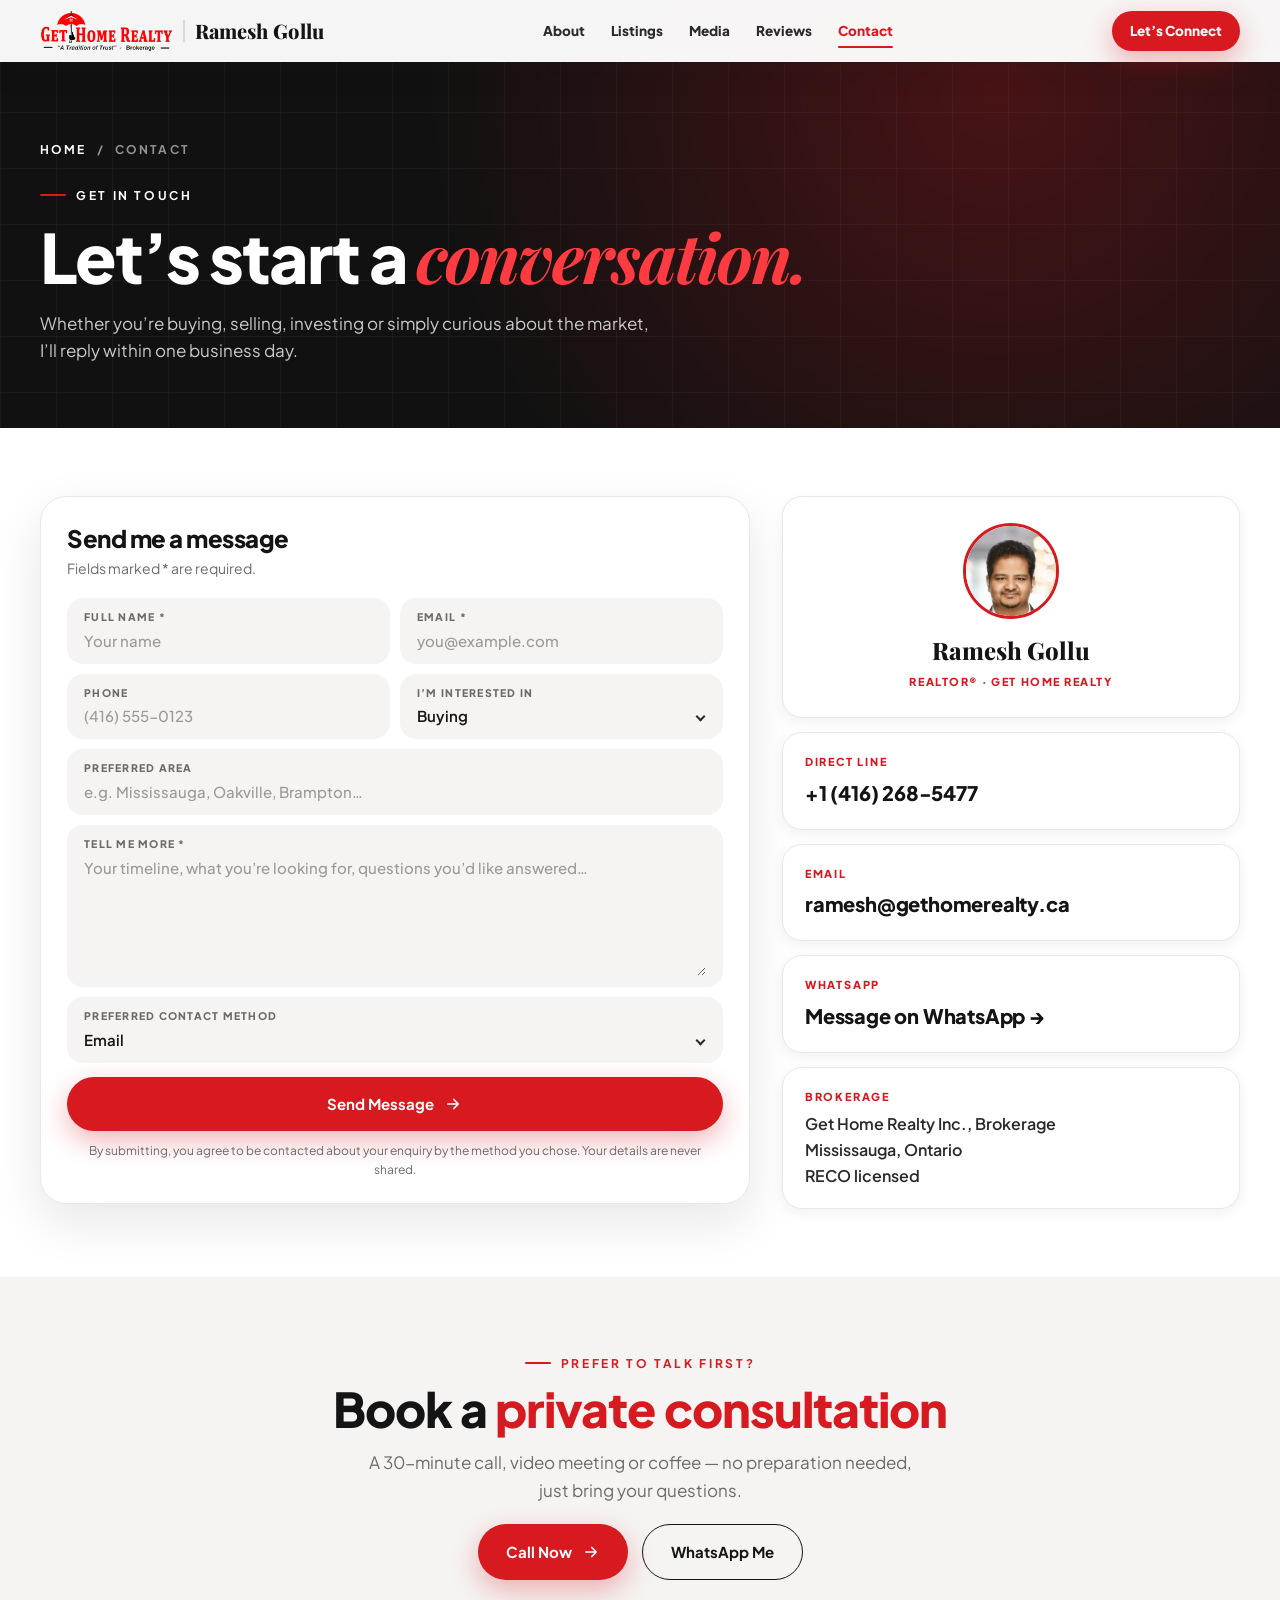
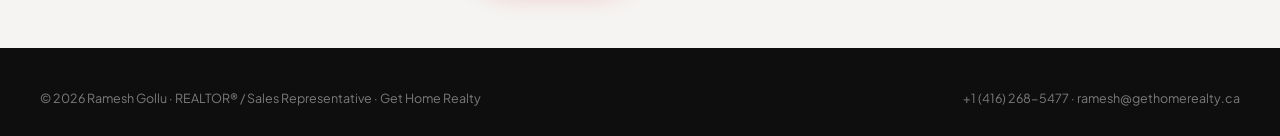
<file: contact.html>
<!doctype html>
<html lang="en">
<head>
  <meta charset="utf-8">
  <meta name="viewport" content="width=device-width, initial-scale=1">
  <title>Contact Ramesh Gollu | REALTOR® | Get Home Realty</title>
  <meta name="description" content="Contact Ramesh Gollu, REALTOR® with Get Home Realty, about buying, selling, renting or investing. Replies within one business day.">
  <link rel="canonical" href="https://www.example.com/contact.html">
  <meta name="theme-color" content="#d71920">
  <link rel="preconnect" href="https://fonts.googleapis.com">
  <link rel="preconnect" href="https://fonts.gstatic.com" crossorigin>
  <link href="https://fonts.googleapis.com/css2?family=Plus+Jakarta+Sans:wght@400;500;600;700;800&family=Playfair+Display:ital,wght@0,800;1,700&display=swap" rel="stylesheet">
  <link rel="stylesheet" href="css/styles.css">
</head>
<body>

<header class="nav-wrap">
  <nav class="nav is-scrolled" aria-label="Primary">
    <a href="index.html" class="brand" aria-label="Home">
      <img class="brand__logo" src="assets/logo.png" alt="Get Home Realty — A Tradition of Trust, Brokerage" width="1000" height="317">
      <span class="brand__text"><span class="brand__name" data-agent="name">Ramesh Gollu</span></span>
    </a>
    <ul class="nav__menu">
      <li><a href="index.html#about">About</a></li>
      <li><a href="listings.html">Listings</a></li>
      <li><a href="index.html#media">Media</a></li>
      <li><a href="index.html#reviews">Reviews</a></li>
      <li><a href="contact.html" class="is-active" aria-current="page">Contact</a></li>
    </ul>
    <a href="#contact-form" class="btn btn--red btn--sm">Let’s Connect</a>
    <button class="nav__toggle" aria-label="Open menu" aria-expanded="false"><svg viewBox="0 0 24 24" fill="none" stroke="currentColor" stroke-width="2.2" stroke-linecap="round"><path d="M4 7h16M4 12h16M4 17h10"/></svg></button>
    <div class="nav-cta-mobile"><a href="#contact-form" class="btn btn--red">Let’s Connect</a></div>
  </nav>
</header>

<main>
  <!-- ===== Intro band ===== -->
  <section class="contact-hero" aria-labelledby="contact-title">
    <div class="container">
      <nav class="crumbs" aria-label="Breadcrumb"><a href="index.html">Home</a><span aria-hidden="true">/</span><span aria-current="page">Contact</span></nav>
      <span class="eyebrow eyebrow--light">Get in touch</span>
      <h1 id="contact-title">Let’s start a <em>conversation.</em></h1>
      <p>Whether you’re buying, selling, investing or simply curious about the market, I’ll reply within one business day.</p>
    </div>
  </section>

  <!-- ===== Form + contact details ===== -->
  <section class="section contact-main">
    <div class="container contact-grid">

      <!-- Handled by Netlify Forms. Turn on email notifications in Netlify → Site → Forms → Notifications. -->
      <form class="lead-form contact-form" id="contact-form" name="contact-page" method="POST"
            action="/contact.html?sent=1#contact-form" data-netlify="true" netlify-honeypot="company" novalidate>
        <input type="hidden" name="form-name" value="contact-page">
        <p class="hp" aria-hidden="true"><label>Company <input name="company" tabindex="-1" autocomplete="off"></label></p>

        <h2 class="lead-form__title">Send me a message</h2>
        <p class="lead-form__sub">Fields marked * are required.</p>

        <div class="lead-form__grid">
          <div class="field">
            <label for="f-name">Full name *</label>
            <input id="f-name" name="name" type="text" autocomplete="name" required maxlength="120" placeholder="Your name">
          </div>
          <div class="field">
            <label for="f-email">Email *</label>
            <input id="f-email" name="email" type="email" autocomplete="email" required maxlength="254" placeholder="you@example.com">
          </div>
          <div class="field">
            <label for="f-phone">Phone</label>
            <input id="f-phone" name="phone" type="tel" autocomplete="tel" maxlength="25" placeholder="(416) 555-0123">
          </div>
          <div class="field field--select">
            <label for="f-interest">I’m interested in</label>
            <select id="f-interest" name="interest">
              <option>Buying</option>
              <option>Selling</option>
              <option>Buying &amp; selling</option>
              <option>Renting</option>
              <option>Home valuation</option>
              <option>Investment property</option>
              <option>Something else</option>
            </select>
          </div>
          <div class="field field--wide">
            <label for="f-area">Preferred area</label>
            <input id="f-area" name="area" type="text" maxlength="160" placeholder="e.g. Mississauga, Oakville, Brampton…">
          </div>
          <div class="field field--wide">
            <label for="f-message">Tell me more *</label>
            <textarea id="f-message" name="message" rows="5" required maxlength="3000" placeholder="Your timeline, what you’re looking for, questions you’d like answered…"></textarea>
          </div>
          <div class="field field--select field--wide">
            <label for="f-method">Preferred contact method</label>
            <select id="f-method" name="contact_method">
              <option>Email</option>
              <option>Phone call</option>
              <option>Text message</option>
              <option>WhatsApp</option>
            </select>
          </div>
        </div>

        <button type="submit" class="btn btn--red lead-form__submit">Send Message
          <svg viewBox="0 0 24 24" fill="none" stroke="currentColor" stroke-width="2.2" stroke-linecap="round" stroke-linejoin="round"><path d="M5 12h14M13 6l6 6-6 6"/></svg></button>
        <p class="lead-form__note">By submitting, you agree to be contacted about your enquiry by the method you chose. Your details are never shared.</p>
        <p class="lead-form__status" role="status" aria-live="polite"></p>
      </form>

      <aside class="contact-side" aria-label="Contact details">
        <div class="contact-card contact-card--agent">
          <img src="assets/agent-photo.jpg" alt="Ramesh Gollu" width="96" height="96" loading="lazy">
          <strong data-agent="name">Ramesh Gollu</strong>
          <span>REALTOR® · Get Home Realty</span>
        </div>
        <a class="contact-card" href="tel:+14162685477" data-agent-tel>
          <span class="contact-card__label">Direct line</span>
          <span class="contact-card__value" data-agent="phone">+1 (416) 268-5477</span>
        </a>
        <a class="contact-card" href="mailto:ramesh@gethomerealty.ca" data-agent-mail>
          <span class="contact-card__label">Email</span>
          <span class="contact-card__value" data-agent="email">ramesh@gethomerealty.ca</span>
        </a>
        <a class="contact-card" href="https://wa.me/14162685477" data-agent-wa target="_blank" rel="noopener">
          <span class="contact-card__label">WhatsApp</span>
          <span class="contact-card__value">Message on WhatsApp →</span>
        </a>
        <div class="contact-card">
          <span class="contact-card__label">Brokerage</span>
          <span class="contact-card__text">Get Home Realty Inc., Brokerage<br>Mississauga, Ontario<br>RECO licensed</span>
        </div>
      </aside>
    </div>
  </section>

  <!-- ===== Talk first ===== -->
  <section class="section section--gray contact-talk" aria-labelledby="talk-title">
    <div class="container">
      <span class="eyebrow">Prefer to talk first?</span>
      <h2 class="title" id="talk-title">Book a <em>private consultation</em></h2>
      <p class="lead">A 30-minute call, video meeting or coffee — no preparation needed, just bring your questions.</p>
      <!-- To add an online booking calendar later (e.g. Calendly), paste its embed code here. -->
      <div class="contact-talk__actions">
        <a href="tel:+14162685477" data-agent-tel class="btn btn--red">Call Now
          <svg viewBox="0 0 24 24" fill="none" stroke="currentColor" stroke-width="2.2" stroke-linecap="round" stroke-linejoin="round"><path d="M5 12h14M13 6l6 6-6 6"/></svg></a>
        <a href="https://wa.me/14162685477" data-agent-wa target="_blank" rel="noopener" class="btn btn--outline">WhatsApp Me</a>
      </div>
    </div>
  </section>
</main>

<footer class="footer">
  <div class="container footer__bottom" style="border:0;padding-top:0">
    <span>© <span data-year></span> <span data-agent="name">Ramesh Gollu</span> · REALTOR® / Sales Representative · Get Home Realty</span>
    <span><a href="tel:+14162685477" data-agent-tel data-agent="phone">+1 (416) 268-5477</a> · <a href="mailto:ramesh@gethomerealty.ca" data-agent-mail data-agent="email">ramesh@gethomerealty.ca</a></span>
  </div>
</footer>

<div class="mobile-bar" aria-label="Quick contact">
  <a href="tel:+14162685477" class="call" data-agent-tel><svg viewBox="0 0 24 24" fill="none" stroke="currentColor" stroke-width="2.2" stroke-linecap="round" stroke-linejoin="round"><path d="M22 16.9v3a2 2 0 0 1-2.2 2 19.8 19.8 0 0 1-8.6-3.1 19.5 19.5 0 0 1-6-6A19.8 19.8 0 0 1 2.1 4.2 2 2 0 0 1 4.1 2h3a2 2 0 0 1 2 1.7c.1.9.4 1.8.7 2.7a2 2 0 0 1-.5 2.1L8 9.8a16 16 0 0 0 6 6l1.3-1.3a2 2 0 0 1 2.1-.5c.9.3 1.8.6 2.7.7a2 2 0 0 1 1.7 2z"/></svg>Call</a>
  <a href="https://wa.me/14162685477" class="wa" data-agent-wa target="_blank" rel="noopener"><svg viewBox="0 0 24 24" fill="currentColor"><path d="M12 2a10 10 0 0 0-8.6 15.1L2 22l5-1.3A10 10 0 1 0 12 2z"/></svg>WhatsApp</a>
</div>

<script src="js/data.js" defer></script>
<script src="js/main.js" defer></script>
</body>
</html>
</file>
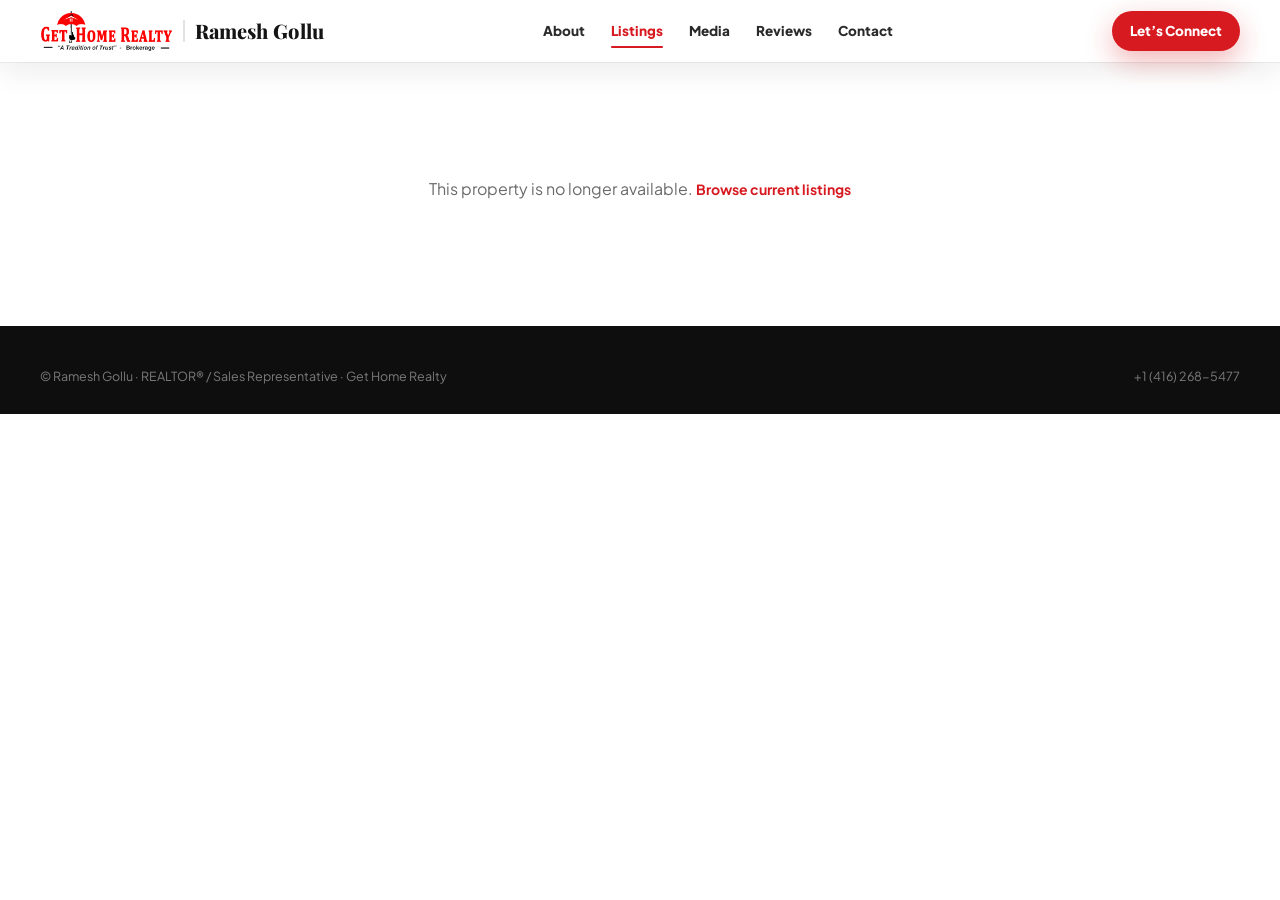
<file: property.html>
<!doctype html>
<html lang="en">
<head>
  <meta charset="utf-8">
  <meta name="viewport" content="width=device-width, initial-scale=1">
  <title>Property Details | Ramesh Gollu | Get Home Realty</title>
  <meta name="description" content="Property details, photos and showing requests with Ramesh Gollu, REALTOR® at Get Home Realty.">
  <meta name="theme-color" content="#d71920">
  <link rel="preconnect" href="https://images.unsplash.com">
  <link rel="preconnect" href="https://fonts.googleapis.com">
  <link rel="preconnect" href="https://fonts.gstatic.com" crossorigin>
  <link href="https://fonts.googleapis.com/css2?family=Plus+Jakarta+Sans:wght@400;500;600;700;800&family=Playfair+Display:ital,wght@0,800;1,700&display=swap" rel="stylesheet">
  <link rel="stylesheet" href="css/styles.css">
</head>
<body>

<header class="nav-wrap">
  <nav class="nav is-scrolled" aria-label="Primary">
    <a href="index.html" class="brand" aria-label="Home">
      <img class="brand__logo" src="assets/logo.png" alt="Get Home Realty — A Tradition of Trust, Brokerage" width="1000" height="317">
      <span class="brand__text"><span class="brand__name" data-agent="name">Ramesh Gollu</span></span>
    </a>
    <ul class="nav__menu">
      <li><a href="index.html#about">About</a></li>
      <li><a href="listings.html" class="is-active">Listings</a></li>
      <li><a href="index.html#media">Media</a></li>
      <li><a href="index.html#reviews">Reviews</a></li>
      <li><a href="contact.html">Contact</a></li>
    </ul>
    <a href="contact.html" class="btn btn--red btn--sm">Let’s Connect</a>
    <button class="nav__toggle" aria-label="Open menu" aria-expanded="false"><svg viewBox="0 0 24 24" fill="none" stroke="currentColor" stroke-width="2.2" stroke-linecap="round"><path d="M4 7h16M4 12h16M4 17h10"/></svg></button>
    <div class="nav-cta-mobile"><a href="contact.html" class="btn btn--red">Let’s Connect</a></div>
  </nav>
</header>

<main class="section" style="padding-top:120px">
  <div class="container" id="property">
    <p class="empty">Loading property…</p>
  </div>
</main>

<footer class="footer">
  <div class="container footer__bottom" style="border:0;padding-top:0">
    <span>© <span data-year></span> <span data-agent="name">Ramesh Gollu</span> · REALTOR® / Sales Representative · Get Home Realty</span>
    <span><a href="tel:+14162685477" data-agent-tel data-agent="phone">+1 (416) 268-5477</a></span>
  </div>
</footer>

<div class="mobile-bar" aria-label="Quick contact">
  <a href="tel:+14162685477" class="call" data-agent-tel><svg viewBox="0 0 24 24" fill="none" stroke="currentColor" stroke-width="2.2" stroke-linecap="round" stroke-linejoin="round"><path d="M22 16.9v3a2 2 0 0 1-2.2 2 19.8 19.8 0 0 1-8.6-3.1 19.5 19.5 0 0 1-6-6A19.8 19.8 0 0 1 2.1 4.2 2 2 0 0 1 4.1 2h3a2 2 0 0 1 2 1.7c.1.9.4 1.8.7 2.7a2 2 0 0 1-.5 2.1L8 9.8a16 16 0 0 0 6 6l1.3-1.3a2 2 0 0 1 2.1-.5c.9.3 1.8.6 2.7.7a2 2 0 0 1 1.7 2z"/></svg>Call</a>
  <a href="https://wa.me/14162685477" class="wa" data-agent-wa target="_blank" rel="noopener"><svg viewBox="0 0 24 24" fill="currentColor"><path d="M12 2a10 10 0 0 0-8.6 15.1L2 22l5-1.3A10 10 0 1 0 12 2z"/></svg>WhatsApp</a>
</div>

<!-- data.js renders this page; main.js runs after so agent details fill in -->
<script src="js/data.js" defer></script>
<script defer>
document.addEventListener("DOMContentLoaded", () => {
  const id = new URLSearchParams(location.search).get("id");
  const l = LISTINGS.find(x => x.id === id);
  const el = document.getElementById("property");
  if (!l) {
    el.innerHTML = '<p class="empty">This property is no longer available. <a href="listings.html" class="link-arrow" style="color:var(--red)">Browse current listings</a></p>';
    return;
  }
  document.title = `${l.address} | ${formatPrice(l)} | Get Home Realty`;
  document.querySelector('meta[name="description"]').content = `${l.beds} bed, ${l.baths} bath ${l.type.toLowerCase()} at ${l.address}. ${l.description.slice(0, 110)}…`;

  el.innerHTML = `
    <p class="breadcrumb"><a href="index.html">Home</a> / <a href="listings.html">Listings</a> / ${l.city}</p>
    <div class="gallery" style="margin-top:18px">
      ${l.imageUrls.map((u, i) => `<img src="${u}" alt="${l.address} photo ${i + 1}" ${i ? 'loading="lazy"' : 'fetchpriority="high"'} decoding="async">`).join("")}
    </div>
    <div class="detail">
      <article>
        <span class="eyebrow">${l.status} · ${l.type}</span>
        <h1 style="margin-top:12px">${l.address}</h1>
        <div class="detail__price">${formatPrice(l)}</div>
        <div class="detail__facts">
          <div><strong>${l.beds}</strong><span>Bedrooms</span></div>
          <div><strong>${l.baths}</strong><span>Bathrooms</span></div>
          <div><strong>${l.sqft.toLocaleString()}</strong><span>Sq. ft.</span></div>
          <div><strong>${l.type}</strong><span>Property type</span></div>
        </div>
        <h2 style="font-size:22px;margin-bottom:10px">About this home</h2>
        <p>${l.description}</p>
      </article>
      <aside class="sidebar">
        <div class="sidebar__agent">
          <img src="assets/agent-photo.jpg" alt="" width="62" height="62">
          <div><strong data-agent="name">Ramesh Gollu</strong><br><span style="color:var(--muted);font-size:13px">REALTOR® · Get Home Realty</span></div>
        </div>
        <form id="showing" novalidate>
          <input name="name" placeholder="Your name" required autocomplete="name">
          <input name="phone" type="tel" placeholder="Phone" required autocomplete="tel">
          <input name="email" type="email" placeholder="Email" autocomplete="email">
          <textarea name="msg" rows="3">I'd like to book a showing for ${l.address}.</textarea>
          <button class="btn btn--red" type="submit">Request a Showing</button>
          <a class="btn btn--outline" href="tel:+14162685477" data-agent-tel>Call Now</a>
        </form>
      </aside>
    </div>`;

  // Wire to your CRM / form handler. Falls back to email for now.
  document.getElementById("showing").addEventListener("submit", e => {
    e.preventDefault();
    const f = new FormData(e.target);
    const body = `Name: ${f.get("name")}\nPhone: ${f.get("phone")}\nEmail: ${f.get("email")}\n\n${f.get("msg")}`;
    location.href = `mailto:${AGENT.email}?subject=${encodeURIComponent("Showing request: " + l.address)}&body=${encodeURIComponent(body)}`;
  });

  // Load shared behaviour after content exists so agent fields fill in
  const s = document.createElement("script"); s.src = "js/main.js"; document.body.appendChild(s);
});
</script>
</body>
</html>
</file>
<file: css/styles.css>
/* =========================================================
   Get Home Realty — Individual Agent Site
   Palette: red / black / white / light gray
   ========================================================= */
:root {
  --red: #d71920;
  --red-dark: #b3121a;
  --red-soft: #fdecec;
  --ink: #141414;
  --charcoal: #2a2a2a;
  --muted: #6b6b6b;
  --line: #ebe8e4;
  --gray: #f5f4f2;
  --warm: #faf7f3;
  --white: #ffffff;
  --radius: 22px;
  --radius-sm: 14px;
  --shadow-sm: 0 4px 14px rgba(20, 20, 20, .06);
  --shadow: 0 18px 50px rgba(20, 20, 20, .10);
  --shadow-lg: 0 30px 80px rgba(20, 20, 20, .18);
  --ease: cubic-bezier(.2, .7, .2, 1);
  --container: 1200px;
  --font: "Plus Jakarta Sans", system-ui, -apple-system, "Segoe UI", Roboto, sans-serif;
  --font-display: "Playfair Display", Georgia, serif;
}

*, *::before, *::after { box-sizing: border-box; }
html { scroll-behavior: smooth; scroll-padding-top: 110px; }
body {
  margin: 0;
  font-family: var(--font);
  color: var(--ink);
  background: var(--white);
  line-height: 1.6;
  -webkit-font-smoothing: antialiased;
  overflow-x: hidden;
}
img { max-width: 100%; display: block; }
a { color: inherit; text-decoration: none; }
button { font: inherit; cursor: pointer; border: 0; background: none; color: inherit; }
:focus-visible { outline: 3px solid var(--red); outline-offset: 3px; border-radius: 8px; }

.container { width: min(var(--container), 100% - 40px); margin-inline: auto; }
.section { padding: 68px 0; }
.section--gray { background: var(--gray); }
.section--warm { background: var(--warm); }

.eyebrow {
  display: inline-flex; align-items: center; gap: 10px;
  font-size: 12px; font-weight: 700; letter-spacing: .22em; text-transform: uppercase;
  color: var(--red);
}
.eyebrow::before { content: ""; width: 26px; height: 2px; background: currentColor; border-radius: 2px; }
.eyebrow--light { color: #fff; }
.eyebrow--light::before { background: var(--red); }

h1, h2, h3 { margin: 0; line-height: 1.1; letter-spacing: -.02em; }
h2.title { font-size: clamp(32px, 4vw, 48px); font-weight: 800; margin: 10px 0 14px; }
h2.title em, h1 em { font-style: normal; color: var(--red); }
.lead { color: var(--muted); font-size: 17px; max-width: 46ch; margin: 0 0 20px; }

/* ---------- Buttons ---------- */
.btn {
  display: inline-flex; align-items: center; justify-content: center; gap: 10px;
  padding: 15px 28px; border-radius: 999px; font-weight: 700; font-size: 15px;
  transition: transform .3s var(--ease), box-shadow .3s var(--ease), background .3s, color .3s, border-color .3s;
  white-space: nowrap;
}
.btn svg { width: 18px; height: 18px; transition: transform .3s var(--ease); }
.btn:hover svg { transform: translateX(3px); }
.btn--red { background: var(--red); color: #fff; box-shadow: 0 10px 28px rgba(215, 25, 32, .32); }
.btn--red:hover { background: var(--red-dark); transform: translateY(-2px); box-shadow: 0 16px 36px rgba(215, 25, 32, .4); }
.btn--dark { background: var(--ink); color: #fff; }
.btn--dark:hover { background: #000; transform: translateY(-2px); }
.btn--outline { border: 1.5px solid var(--ink); color: var(--ink); background: transparent; }
.btn--outline:hover { background: var(--ink); color: #fff; transform: translateY(-2px); }
.btn--outline-light { border: 1.5px solid rgba(255,255,255,.6); color: #fff; }
.btn--outline-light:hover { background: #fff; color: var(--ink); transform: translateY(-2px); }
.btn--sm { padding: 9px 18px; font-size: 13.5px; font-weight: 800; }

.link-arrow {
  display: inline-flex; align-items: center; gap: 8px; font-weight: 700; font-size: 14px; color: var(--ink);
  transition: color .25s, gap .25s var(--ease);
}
.link-arrow svg { width: 16px; height: 16px; }
.link-arrow:hover { color: var(--red); gap: 12px; }

/* ---------- Navigation ---------- */
.nav-wrap { position: fixed; top: 0; left: 0; right: 0; z-index: 100; }
.nav {
  display: flex; align-items: center; justify-content: space-between; gap: 20px;
  padding: 10px max(16px, calc((100% - var(--container)) / 2));
  background: rgba(255, 255, 255, .96);
  backdrop-filter: blur(14px) saturate(160%);
  -webkit-backdrop-filter: blur(14px) saturate(160%);
  box-shadow: 0 1px 0 rgba(20, 20, 20, .06), 0 10px 30px rgba(20, 20, 20, .08);
  transition: background .35s, box-shadow .35s, padding .35s;
}
.brand { display: flex; align-items: center; gap: 10px; }
.brand__mark {
  width: 40px; height: 40px; border-radius: 12px; background: var(--red);
  display: grid; place-items: center; flex-shrink: 0;
}
.brand__mark svg { width: 22px; height: 22px; }
.brand__logo { height: 42px; width: auto; flex-shrink: 0; }
.brand__logo + .brand__text, .brand__logo + .brand__logo + .brand__text { padding-left: 10px; border-left: 2px solid rgba(20,20,20,.12); }
.footer .brand__logo { height: 64px; }
.footer .brand__logo + .brand__text { border-left-color: rgba(255,255,255,.18); }
.brand__text { line-height: 1.1; }
.brand__name { font-weight: 900; font-size: 14px; letter-spacing: -.01em; display: block; }
.nav .brand__name { font-family: var(--font-display); font-size: 20px; font-weight: 800; letter-spacing: .005em; color: var(--ink); white-space: nowrap; }
.brand__sub { font-size: 10px; font-weight: 800; letter-spacing: .16em; text-transform: uppercase; color: var(--red); }
.nav__menu { display: flex; gap: 26px; list-style: none; margin: 0; padding: 0; }
.nav__menu a {
  position: relative; display: block; padding: 8px 0; font-size: 13.5px; font-weight: 800; color: var(--charcoal);
  transition: color .25s;
}
.nav__menu a::after {
  content: ""; position: absolute; left: 0; right: 0; bottom: 2px; height: 2px; border-radius: 2px;
  background: var(--red); transform: scaleX(0); transition: transform .3s var(--ease);
}
.nav__menu a:hover { color: var(--ink); }
.nav__menu a:hover::after, .nav__menu a.is-active::after { transform: scaleX(1); }
.nav__menu a.is-active { color: var(--red); }
.brand__logo--light { display: none; }

/* Transparent header over the homepage hero; turns solid on scroll */
.nav-wrap--overlay .nav:not(.is-scrolled):not(.is-open) {
  background: transparent; box-shadow: none; backdrop-filter: none; -webkit-backdrop-filter: none;
  padding-block: 18px;
}
.nav-wrap--overlay .nav:not(.is-scrolled):not(.is-open) .brand__logo--dark { display: none; }
.nav-wrap--overlay .nav:not(.is-scrolled):not(.is-open) .brand__logo--light { display: block; }
.nav-wrap--overlay .nav:not(.is-scrolled):not(.is-open) .brand__logo + .brand__logo + .brand__text { border-left-color: rgba(255,255,255,.3); }
.nav-wrap--overlay .nav:not(.is-scrolled):not(.is-open) .brand__name { color: #fff; }
.nav-wrap--overlay .nav:not(.is-scrolled):not(.is-open) .nav__menu a { color: rgba(255,255,255,.9); }
.nav-wrap--overlay .nav:not(.is-scrolled):not(.is-open) .nav__menu a:hover,
.nav-wrap--overlay .nav:not(.is-scrolled):not(.is-open) .nav__menu a.is-active { color: #fff; }
.nav-wrap--overlay .nav:not(.is-scrolled):not(.is-open) > .btn--red {
  background: transparent; border: 1.5px solid rgba(255,255,255,.75); box-shadow: none;
}
.nav-wrap--overlay .nav:not(.is-scrolled):not(.is-open) > .btn--red:hover { background: #fff; color: var(--ink); }
.nav-wrap--overlay .nav:not(.is-scrolled):not(.is-open) .nav__toggle { background: rgba(255,255,255,.15); border: 1.5px solid rgba(255,255,255,.6); }
.nav__toggle { display: none; width: 38px; height: 38px; border-radius: 50%; background: var(--ink); color: #fff; place-items: center; }
.nav__toggle svg { width: 20px; height: 20px; }

/* ---------- Hero ---------- */
.hero {
  position: relative;  /* sized by its content, so there's no empty band under the header */
  display: flex; align-items: flex-end; color: var(--ink); isolation: isolate;
  overflow: hidden;
}
/* Light brand background (no photo): warm off-white, a soft red glow behind
   the agent and a faint dot pattern for texture */
.hero::before {
  content: ""; position: absolute; inset: 0; z-index: -1;
  background:
    radial-gradient(circle at 74% 58%, rgba(215, 25, 32, .16), transparent 42%),
    radial-gradient(circle at 12% 18%, rgba(215, 25, 32, .06), transparent 35%),
    radial-gradient(rgba(20, 20, 20, .07) 1px, transparent 1.4px) 0 0 / 22px 22px,
    linear-gradient(180deg, #fbf7f4 0%, #f4eee9 100%);
}
/* White rounded band the agent and search card overlap into */
.hero__curve {
  position: absolute; left: 0; right: 0; bottom: -1px; height: 150px; z-index: 0;
  background: var(--white); border-radius: 56px 56px 0 0;
}
.hero__inner {
  position: relative; z-index: 1;
  width: min(var(--container), 100% - 40px); margin-inline: auto;
  display: grid; grid-template-columns: minmax(0,1fr) minmax(0,1fr); align-items: end; gap: 40px;
  padding-top: clamp(104px, 14vh, 128px);  /* header (~62px) + breathing room */
}
.hero__agent { --agent-w: 440px; position: relative; align-self: end; display: flex; justify-content: center;
  margin-bottom: clamp(20px, 4vh, 40px); } /* same bottom line as the search card (.hero__content padding) */
.hero__agent::before {
  content: ""; position: absolute; bottom: 12%; left: 50%; translate: -50% 0;
  width: 80%; aspect-ratio: 1; border-radius: 50%;
  background: radial-gradient(circle, rgba(215,25,32,.35), rgba(215,25,32,0) 66%);
  z-index: -1;
}
.hero__agent img {
  width: min(var(--agent-w), 100%); height: auto; max-height: 62vh; object-fit: contain; object-position: bottom;
  /* Transparent cutout: only the person shows. A soft shadow lifts him off the
     background photo; the short fade softens where the portrait is cropped. */
  filter: drop-shadow(0 14px 22px rgba(0, 0, 0, .18));

}
.hero__badge {
  position: absolute; left: max(0px, calc(50% - var(--agent-w) / 2 - 36px)); bottom: 30%; color: var(--ink);
  background: #fff; border-radius: 12px; padding: 7px 12px 7px 7px; box-shadow: var(--shadow);
  display: flex; align-items: center; gap: 8px; animation: float 6s ease-in-out infinite;
}
.hero__badge strong { display: block; font-size: 15px; line-height: 1; }
.hero__badge span { font-size: 10px; color: var(--muted); font-weight: 600; }
.hero__badge .dot { width: 28px; height: 28px; border-radius: 8px; background: var(--red-soft); color: var(--red); display: grid; place-items: center; }
.hero__badge .dot svg { width: 15px; height: 15px; }
@keyframes float { 50% { transform: translateY(-10px); } }
.hero__name {
  position: absolute; bottom: 9%; left: 50%; translate: -50% 0; z-index: 2;
  background: #fff; color: var(--ink); text-align: center; white-space: nowrap;
  padding: 12px 26px 11px; border-radius: 16px; box-shadow: var(--shadow-lg);
  border-bottom: 4px solid var(--red);
}
.hero__name strong { display: block; font-family: var(--font-display); font-weight: 800; font-size: 26px; line-height: 1.1; letter-spacing: .005em; }
.hero__name span { display: block; margin-top: 4px; font-size: 11px; font-weight: 800; letter-spacing: .16em; text-transform: uppercase; color: var(--red); }

.hero__content { padding-bottom: clamp(20px, 4vh, 40px); order: -1; }  /* text left, photo right on desktop */
.hero__kicker { font-size: 13px; font-weight: 800; letter-spacing: .3em; color: var(--charcoal); margin-bottom: clamp(10px, 2vh, 18px); }
.hero__kicker b { color: var(--red); }
.hero h1 { font-size: clamp(36px, min(5.2vw, 7.4vh), 70px); font-weight: 800; letter-spacing: -.035em; line-height: 1.03; }
.hero h1 em { font-family: var(--font-display); font-style: italic; font-weight: 700; color: var(--red); }
.hero__text { font-size: 17.5px; color: var(--muted); max-width: 44ch; margin: clamp(12px, 2vh, 20px) 0 clamp(16px, 3vh, 30px); }
.hero__actions { display: flex; flex-wrap: wrap; gap: 14px; margin-bottom: clamp(18px, 3.5vh, 40px); }

/* ---------- Search card (sits in the hero, straddling the white band) ---------- */
.search {
  position: relative; color: var(--ink);
  background: #fff; border-radius: 26px; box-shadow: var(--shadow-lg);
  padding: 14px; border: 1px solid var(--line);
}
.search__tabs { display: inline-flex; gap: 4px; background: var(--gray); border-radius: 999px; padding: 5px; margin: 4px 0 12px 4px; }
.search__tab {
  padding: 8px 22px; border-radius: 999px; font-size: 14px; font-weight: 700; color: var(--muted);
  transition: background .25s, color .25s, box-shadow .25s;
}
.search__tab[aria-selected="true"] { background: var(--red); color: #fff; box-shadow: 0 6px 16px rgba(215,25,32,.3); }
.search__form { display: grid; grid-template-columns: 1fr 1fr 1.3fr; gap: 10px; }
.search__form .field--wide { grid-column: 1 / -1; }
.field {
  position: relative; display: flex; flex-direction: column; justify-content: center;
  background: var(--gray); border-radius: 16px; padding: 10px 16px; border: 1.5px solid transparent;
  transition: border-color .25s, background .25s;
}
.field:focus-within { border-color: var(--red); background: #fff; }
.field label { font-size: 10.5px; font-weight: 800; letter-spacing: .12em; text-transform: uppercase; color: var(--muted); }
.field input, .field select {
  border: 0; background: transparent; font: inherit; font-size: 15px; font-weight: 600; color: var(--ink);
  padding: 3px 0 0; outline: none; width: 100%; appearance: none; -webkit-appearance: none;
}
.field select { cursor: pointer; padding-right: 20px; }
.field--select::after {
  content: ""; position: absolute; right: 18px; bottom: 18px; width: 7px; height: 7px;
  border-right: 2px solid var(--charcoal); border-bottom: 2px solid var(--charcoal); transform: rotate(45deg);
  pointer-events: none;
}
.search__submit { border-radius: 16px; }
.search__note { font-size: 12px; color: var(--muted); margin: 10px 6px 2px; }

/* ---------- About + Options ---------- */
.about { display: grid; grid-template-columns: .85fr 1.6fr; gap: 40px; align-items: center; }
.about__stats { display: flex; gap: 30px; margin: 0 0 22px; padding: 0; list-style: none; }
.about__stats strong { display: block; font-size: 30px; font-weight: 800; letter-spacing: -.02em; }
.about__stats strong span { color: var(--red); }
.about__stats li { font-size: 13px; color: var(--muted); font-weight: 600; }
.cards-3 { display: grid; grid-template-columns: repeat(3, 1fr); gap: 20px; }

.card {
  background: #fff; border-radius: var(--radius); overflow: hidden; box-shadow: var(--shadow-sm);
  border: 1px solid var(--line); display: flex; flex-direction: column;
  transition: transform .45s var(--ease), box-shadow .45s var(--ease);
}
.card:hover { transform: translateY(-8px); box-shadow: var(--shadow); }
.card__media { position: relative; aspect-ratio: 4 / 3; overflow: hidden; background: var(--gray); }
.card__media img { width: 100%; height: 100%; object-fit: cover; transition: transform .8s var(--ease); }
.card:hover .card__media img { transform: scale(1.07); }
.card__body { padding: 22px 22px 24px; display: flex; flex-direction: column; flex: 1; }
.card__icon { width: 42px; height: 42px; border-radius: 13px; background: var(--red-soft); color: var(--red); display: grid; place-items: center; margin: -45px 0 14px; position: relative; border: 4px solid #fff; box-sizing: content-box; }
.card__icon svg { width: 20px; height: 20px; }
.card h3 { font-size: 19px; font-weight: 800; margin-bottom: 8px; }
.card p { color: var(--muted); font-size: 14.5px; margin: 0 0 18px; flex: 1; }

/* ---------- Featured listings ---------- */
.section-head { display: flex; justify-content: space-between; align-items: end; gap: 20px; margin-bottom: 28px; flex-wrap: wrap; }
.section-head .lead { margin: 0; }
.listing-more { display: flex; justify-content: center; margin-top: 28px; }
.listing-grid { display: grid; grid-template-columns: repeat(3, 1fr); gap: 24px; }
.listing { position: relative; }
.listing__tag {
  position: absolute; top: 16px; left: 16px; z-index: 2;
  background: rgba(255,255,255,.92); backdrop-filter: blur(8px); color: var(--ink);
  font-size: 12px; font-weight: 800; padding: 7px 12px; border-radius: 999px;
}
.listing__tag--red { background: var(--red); color: #fff; }
.listing__price { font-size: 22px; font-weight: 800; letter-spacing: -.02em; margin-bottom: 4px; }
.listing__addr { color: var(--muted); font-size: 14px; margin: 0 0 16px; }
.listing__meta { display: flex; gap: 18px; padding-top: 16px; border-top: 1px solid var(--line); font-size: 13.5px; font-weight: 600; color: var(--charcoal); }
.listing__meta span { display: inline-flex; align-items: center; gap: 6px; }
.listing__meta svg { width: 17px; height: 17px; color: var(--red); }
.listing .card__media { aspect-ratio: 16 / 11; }
.listing a.stretched::after { content: ""; position: absolute; inset: 0; z-index: 1; }

/* ---------- Videos + Reviews ---------- */
.media-grid { display: grid; grid-template-columns: .8fr 1.7fr; gap: 40px; align-items: center; }
.media-right { display: grid; grid-template-columns: 1fr 1fr; gap: 20px; align-items: stretch; }
.video-card .card__media { aspect-ratio: 16 / 10; }
.video-card .card__media::after { content: ""; position: absolute; inset: 0; background: linear-gradient(180deg, rgba(0,0,0,0) 45%, rgba(0,0,0,.55)); }
.play {
  position: absolute; z-index: 2; top: 50%; left: 50%; translate: -50% -50%;
  width: 66px; height: 66px; border-radius: 50%; background: rgba(255,255,255,.95); color: var(--red);
  display: grid; place-items: center; box-shadow: 0 10px 30px rgba(0,0,0,.25);
  transition: transform .35s var(--ease), background .3s, color .3s;
}
.play::before { content: ""; position: absolute; inset: -8px; border-radius: 50%; border: 2px solid rgba(255,255,255,.6); animation: pulse 2.2s ease-out infinite; }
@keyframes pulse { from { transform: scale(.9); opacity: 1; } to { transform: scale(1.3); opacity: 0; } }
.play svg { width: 24px; height: 24px; margin-left: 3px; }
.video-card:hover .play { transform: scale(1.1); background: var(--red); color: #fff; }
.duration {
  position: absolute; z-index: 2; bottom: 14px; right: 14px; color: #fff; font-size: 12px; font-weight: 700;
  background: rgba(0,0,0,.55); padding: 5px 10px; border-radius: 999px; backdrop-filter: blur(6px);
}
.video-card iframe { position: absolute; inset: 0; width: 100%; height: 100%; border: 0; z-index: 3; }
.video-card h3 { font-size: 17px; }
.video-card button.card__media { width: 100%; padding: 0; text-align: left; }

/* ---------- Testimonials ---------- */
.section-head--center { justify-content: center; text-align: center; }
.section-head--center .lead { margin-inline: auto; }
.testimonials {
  overflow: hidden; padding: 10px 0 18px;
  -webkit-mask-image: linear-gradient(90deg, transparent, #000 6%, #000 94%, transparent);
          mask-image: linear-gradient(90deg, transparent, #000 6%, #000 94%, transparent);
}
/* Continuous right-to-left scroll. js/main.js repeats the cards so one loop
   is wider than the screen; the track then moves left by exactly one loop. */
.testimonials__track {
  display: flex; gap: 24px; width: max-content;
  animation: testimonials-scroll var(--marquee-duration, 40s) linear infinite;
}
.testimonials:hover .testimonials__track,
.testimonials:focus-within .testimonials__track { animation-play-state: paused; }
@keyframes testimonials-scroll { to { transform: translateX(calc(-50% - 12px)); } }
.testimonial {
  flex: none; width: 360px;
  margin: 0; position: relative; overflow: hidden; display: flex; flex-direction: column;
  background: #fff; border: 1px solid var(--line); border-radius: var(--radius); padding: 32px 28px 28px;
  box-shadow: var(--shadow-sm); transition: transform .45s var(--ease), box-shadow .45s var(--ease);
}
.testimonial:hover { transform: translateY(-6px); box-shadow: var(--shadow); }
.testimonial::before {
  content: "“"; position: absolute; top: -26px; right: 18px; font-family: var(--font-display);
  font-size: 150px; color: var(--red); opacity: .14; line-height: 1;
}
.stars { display: flex; gap: 3px; color: #ffb547; margin-bottom: 18px; }
.stars svg { width: 18px; height: 18px; }
.testimonial blockquote { margin: 0 0 26px; font-size: 16px; line-height: 1.7; color: var(--charcoal); flex: 1; }
.testimonial__person { display: flex; align-items: center; gap: 12px; padding-top: 20px; border-top: 1px solid var(--line); }
.testimonial__person .testimonial__avatar {
  width: 48px; height: 48px; flex-shrink: 0; border-radius: 50%; display: grid; place-items: center;
  background: var(--red-soft); color: var(--red); border: 2px solid var(--red);
  font-weight: 800; font-size: 16px; letter-spacing: .02em;
}
.testimonial__person strong { display: block; font-size: 15px; }
.testimonial__person span { font-size: 13px; color: var(--muted); }

/* ---------- CTA / Contact ---------- */
.cta { position: relative; color: #fff; overflow: hidden; isolation: isolate; padding: 80px 0; }
.cta__bg { position: absolute; inset: 0; z-index: -2; }
.cta__bg img { width: 100%; height: 100%; object-fit: cover; }
.cta::before { content: ""; position: absolute; inset: 0; z-index: -1; background: linear-gradient(100deg, rgba(10,10,10,.88) 0%, rgba(10,10,10,.7) 50%, rgba(10,10,10,.45) 100%); }
.cta__grid { display: grid; grid-template-columns: 1.2fr .9fr; gap: 40px; align-items: center; }
.cta h2.title { color: #fff; font-size: clamp(36px, 4.6vw, 58px); }
.cta .lead { color: rgba(255,255,255,.78); }
.cta__actions { display: flex; flex-wrap: wrap; gap: 14px; margin-bottom: 28px; }
.cta__phone { display: inline-flex; align-items: center; gap: 14px; font-size: 15px; color: rgba(255,255,255,.75); }
.cta__phone a { color: #fff; font-size: 22px; font-weight: 800; letter-spacing: -.01em; transition: color .25s; }
.cta__phone a:hover { color: var(--red); }
.cta__phone .ic { width: 50px; height: 50px; border-radius: 50%; background: var(--red); display: grid; place-items: center; }
.cta__phone .ic svg { width: 22px; height: 22px; }
/* Contact form card */
.lead-form {
  background: #fff; color: var(--ink); border-radius: 26px; padding: 28px 26px 24px;
  box-shadow: var(--shadow-lg); border: 1px solid var(--line);
}
.lead-form__title { font-size: 22px; font-weight: 800; }
.lead-form__sub { margin: 6px 0 18px; color: var(--muted); font-size: 14px; }
.lead-form__grid { display: grid; grid-template-columns: 1fr 1fr; gap: 10px; }
.lead-form__grid .field--wide { grid-column: 1 / -1; }
.lead-form textarea {
  border: 0; background: transparent; font: inherit; font-size: 15px; font-weight: 600; color: var(--ink);
  padding: 3px 0 0; outline: none; width: 100%; resize: vertical; min-height: 64px;
}
.lead-form .field input::placeholder, .lead-form textarea::placeholder { color: #9a9a9a; font-weight: 500; }
.lead-form .field.is-invalid { border-color: var(--red); background: var(--red-soft); }
.lead-form__submit { width: 100%; margin-top: 14px; padding-block: 15px; }
.lead-form__note { margin: 10px 0 0; font-size: 12px; color: var(--muted); text-align: center; }
.lead-form__status:empty { display: none; }
.lead-form__status { margin: 12px 0 0; padding: 12px 14px; border-radius: 12px; font-size: 14px; font-weight: 600; }
.lead-form__status.is-ok { background: #e8f5ea; color: #1e6b2a; }
.lead-form__status.is-error { background: var(--red-soft); color: #b5141a; }
.hp { position: absolute; left: -9999px; width: 1px; height: 1px; overflow: hidden; }

/* ---------- Footer ---------- */
.footer { background: #0e0e0e; color: rgba(255,255,255,.7); padding: 40px 0 28px; font-size: 14px; }
.footer__top { display: flex; justify-content: space-between; align-items: center; gap: 30px; flex-wrap: wrap; padding-bottom: 30px; border-bottom: 1px solid rgba(255,255,255,.1); }
.footer .brand__name { color: #fff; }
.footer__contact { display: flex; gap: 26px; flex-wrap: wrap; }
.footer__contact a { display: inline-flex; gap: 8px; align-items: center; color: #fff; font-weight: 600; transition: color .25s; }
.footer__contact a:hover { color: var(--red); }
.footer__contact svg { width: 17px; height: 17px; color: var(--red); }
.socials { display: flex; gap: 10px; }
.socials a { width: 40px; height: 40px; border-radius: 50%; border: 1px solid rgba(255,255,255,.18); display: grid; place-items: center; color: #fff; transition: background .25s, border-color .25s, transform .25s var(--ease); }
.socials a:hover { background: var(--red); border-color: var(--red); transform: translateY(-3px); }
.socials svg { width: 17px; height: 17px; }
.footer__bottom { display: flex; justify-content: space-between; gap: 20px; flex-wrap: wrap; padding-top: 24px; font-size: 12.5px; color: rgba(255,255,255,.45); }

/* ---------- Mobile action bar ---------- */
.mobile-bar { display: none; }

/* ---------- Inner pages ---------- */
.page-hero { padding: 116px 0 32px; background: var(--warm); }
.page-hero h1 { font-size: clamp(34px, 4.4vw, 54px); font-weight: 800; margin: 12px 0 12px; }
.page-hero h1 em { font-style: normal; color: var(--red); }
.filters { display: flex; flex-wrap: wrap; gap: 10px; margin: 0 0 30px; }
.chip { padding: 10px 18px; border-radius: 999px; border: 1.5px solid var(--line); font-weight: 700; font-size: 14px; background: #fff; transition: all .25s; }
.chip:hover { border-color: var(--ink); }
.chip.is-active { background: var(--ink); color: #fff; border-color: var(--ink); }
.empty { text-align: center; color: var(--muted); padding: 40px 0; grid-column: 1 / -1; }

.detail { display: grid; grid-template-columns: 1.6fr 1fr; gap: 40px; align-items: start; }
.gallery { display: grid; grid-template-columns: 2fr 1fr; grid-template-rows: 1fr 1fr; gap: 12px; border-radius: var(--radius); overflow: hidden; height: 520px; margin-bottom: 40px; }
.gallery img { width: 100%; height: 100%; object-fit: cover; }
.gallery img:first-child { grid-row: span 2; }
.detail h1 { font-size: clamp(30px, 3.6vw, 44px); font-weight: 800; }
.detail__price { font-size: 30px; font-weight: 800; color: var(--red); margin: 10px 0 6px; }
.detail__facts { display: grid; grid-template-columns: repeat(4, 1fr); gap: 12px; margin: 28px 0; }
.detail__facts div { background: var(--gray); border-radius: 16px; padding: 16px; }
.detail__facts strong { display: block; font-size: 20px; }
.detail__facts span { font-size: 12.5px; color: var(--muted); font-weight: 600; }
.detail p { color: #444; }
.sidebar { position: sticky; top: 110px; background: #fff; border: 1px solid var(--line); border-radius: var(--radius); padding: 28px; box-shadow: var(--shadow); }
.sidebar__agent { display: flex; gap: 14px; align-items: center; margin-bottom: 20px; }
.sidebar__agent img { width: 62px; height: 62px; border-radius: 50%; object-fit: cover; object-position: top; }
.sidebar form { display: grid; gap: 10px; }
.sidebar input, .sidebar textarea {
  width: 100%; font: inherit; font-size: 15px; padding: 14px 16px; border-radius: 14px; border: 1.5px solid var(--line); background: var(--gray); outline: none; transition: border-color .25s, background .25s;
}
.sidebar input:focus, .sidebar textarea:focus { border-color: var(--red); background: #fff; }
.sidebar .btn { width: 100%; }
.breadcrumb { font-size: 13.5px; color: var(--muted); }
.breadcrumb a:hover { color: var(--red); }

/* ---------- Reveal animations ---------- */
.reveal { opacity: 0; transform: translateY(32px); transition: opacity .9s var(--ease), transform .9s var(--ease); }
.reveal.is-visible { opacity: 1; transform: none; }
.reveal[data-delay="1"] { transition-delay: .1s; }
.reveal[data-delay="2"] { transition-delay: .2s; }
.reveal[data-delay="3"] { transition-delay: .3s; }
@media (prefers-reduced-motion: reduce) {
  /* No auto-scroll: the strip becomes swipeable instead */
  .testimonials { overflow-x: auto; -webkit-mask-image: none; mask-image: none; }
  *, *::before, *::after { animation: none !important; transition: none !important; }
  html { scroll-behavior: auto; }
  .reveal { opacity: 1; transform: none; }
}

/* ---------- Contact page ---------- */
.contact-hero {
  padding: 140px 0 64px; color: #fff;
  background:
    radial-gradient(circle at 78% 20%, rgba(215, 25, 32, .28), transparent 55%),
    linear-gradient(rgba(255,255,255,.04) 1px, transparent 1px) 0 0 / 56px 56px,
    linear-gradient(90deg, rgba(255,255,255,.04) 1px, transparent 1px) 0 0 / 56px 56px,
    #111;
}
.crumbs { display: flex; gap: 10px; font-size: 12px; font-weight: 700; letter-spacing: .18em; text-transform: uppercase; margin-bottom: 18px; color: rgba(255,255,255,.55); }
.crumbs a { color: #fff; }
.crumbs a:hover { color: var(--red); }
.contact-hero h1 { font-size: clamp(38px, 5.4vw, 68px); font-weight: 800; letter-spacing: -.03em; margin: 14px 0 16px; }
.contact-hero h1 em { font-family: var(--font-display); font-style: italic; font-weight: 700; color: #ff3b42; }
.contact-hero p { max-width: 52ch; color: rgba(255,255,255,.78); font-size: 17px; margin: 0; }

.contact-grid { display: grid; grid-template-columns: minmax(0, 1.55fr) minmax(0, 1fr); gap: 32px; align-items: start; }
.contact-form { box-shadow: var(--shadow); }
.contact-form .lead-form__title { font-size: 24px; }
.contact-side { display: grid; gap: 14px; }
.contact-card {
  display: block; background: #fff; border: 1px solid var(--line); border-radius: 20px; padding: 20px 22px;
  box-shadow: var(--shadow-sm); transition: border-color .25s, transform .25s var(--ease);
}
a.contact-card:hover { border-color: var(--red); transform: translateY(-3px); }
.contact-card__label { display: block; font-size: 11px; font-weight: 800; letter-spacing: .16em; text-transform: uppercase; color: var(--red); margin-bottom: 6px; }
.contact-card__value { font-size: 20px; font-weight: 800; color: var(--ink); letter-spacing: -.01em; word-break: break-word; }
.contact-card__text { color: var(--charcoal); font-weight: 600; line-height: 1.6; }
.contact-card--agent { text-align: center; padding: 26px 22px; }
.contact-card--agent img {
  width: 96px; height: 96px; border-radius: 50%; object-fit: cover; object-position: center; margin: 0 auto 12px;
  border: 3px solid var(--red); background: radial-gradient(circle at 50% 30%, #fbe9ea, #f1d4d6);
}
.contact-card--agent strong { display: block; font-family: var(--font-display); font-size: 24px; font-weight: 800; }
.contact-card--agent span { display: block; margin-top: 4px; font-size: 11px; font-weight: 800; letter-spacing: .14em; text-transform: uppercase; color: var(--red); }

.contact-talk { text-align: center; }
.contact-talk .eyebrow { justify-content: center; }
.contact-talk .lead { margin-inline: auto; }
.contact-talk__actions { display: flex; justify-content: center; gap: 14px; flex-wrap: wrap; }

/* ---------- Responsive ---------- */
@media (max-width: 1100px) {
  .about, .media-grid { grid-template-columns: 1fr; gap: 28px; }
  .media-right { grid-template-columns: 1fr 1fr; }
  .listing-grid { grid-template-columns: repeat(2, 1fr); }
  .detail { grid-template-columns: 1fr; }
  .sidebar { position: static; }
}
@media (max-width: 900px) {
  .nav__menu, .nav .btn--red { display: none; }
  .nav__toggle { display: grid; }
  .nav.is-open { flex-wrap: wrap; padding-bottom: 18px; }
  .nav.is-open .nav__menu a::after { display: none; }
  .nav.is-open .nav__menu { display: flex; flex-direction: column; width: 100%; order: 3; gap: 2px; }
  .nav.is-open .nav__menu a { padding: 13px 14px; font-size: 16px; }
  .nav.is-open .nav-cta-mobile { display: flex; }
  .hero { min-height: 0; }
  .hero__inner { grid-template-columns: minmax(0,1fr); gap: 0; padding-top: 88px; }
  .hero__content { order: 0; }  /* phones: photo first, then text */
  .hero__agent { --agent-w: min(280px, 72vw); margin-bottom: 16px; }
  .hero__agent img { max-height: 30vh; }
  .hero__text { font-size: 16px; }
  /* Small rating chip pinned to the photo's right edge */
  .hero__badge {
    left: auto; right: calc(50% - var(--agent-w) / 2 - 34px); top: 4%; bottom: auto;
    gap: 6px; padding: 5px 9px 5px 5px; border-radius: 10px;
  }
  .hero__badge .dot { width: 22px; height: 22px; border-radius: 7px; }
  .hero__badge .dot svg { width: 12px; height: 12px; }
  .hero__badge strong { font-size: 13px; }
  .hero__badge span { font-size: 9px; }
  .hero__name { bottom: 6%; padding: 8px 16px 7px; }
  .hero__name strong { font-size: 19px; }
  .hero__name span { font-size: 9.5px; letter-spacing: .12em; }
  .hero__content { padding-bottom: 24px; }
  .hero__curve { height: 230px; border-radius: 36px 36px 0 0; }
  .search__form { grid-template-columns: 1fr; }
  .search__submit { padding-block: 16px; }
  .cards-3 { grid-template-columns: 1fr; }
  .cards-3 .card { flex-direction: row; }
  .cards-3 .card__media { aspect-ratio: auto; width: 38%; flex-shrink: 0; }
  .cards-3 .card__icon { display: none; }
  .cta__grid { grid-template-columns: 1fr; gap: 28px; }
  .contact-grid { grid-template-columns: 1fr; gap: 14px; }
  /* Phones: agent first (compact), then the form, then phone / email / WhatsApp / brokerage */
  .contact-side { display: contents; }
  .contact-card--agent { order: -1; display: grid; grid-template-columns: auto 1fr; column-gap: 16px; align-items: center; text-align: left; padding: 16px 18px; }
  .contact-card--agent img { grid-row: span 2; width: 76px; height: 76px; margin: 0; }
  .contact-card--agent strong { font-size: 21px; align-self: end; }
  .contact-card--agent span { align-self: start; margin-top: 2px; }
  .contact-form { margin-bottom: 18px; }
  .contact-hero { padding: 116px 0 44px; }
  .lead-form { padding: 22px 18px 20px; }
  .section { padding: 48px 0; }
  .cta { padding: 56px 0; }
  .gallery { height: 360px; grid-template-columns: 1fr; grid-template-rows: 1fr; }
  .gallery img:not(:first-child) { display: none; }
  .detail__facts { grid-template-columns: repeat(2, 1fr); }

  .mobile-bar {
    display: grid; grid-template-columns: 1fr 1fr; gap: 10px;
    position: fixed; left: 12px; right: 12px; bottom: 12px; z-index: 90;
    padding: 8px; border-radius: 999px; background: rgba(255,255,255,.88);
    backdrop-filter: blur(16px); -webkit-backdrop-filter: blur(16px);
    box-shadow: 0 12px 40px rgba(0,0,0,.18); border: 1px solid rgba(255,255,255,.8);
  }
  .mobile-bar a { display: flex; align-items: center; justify-content: center; gap: 8px; padding: 14px; border-radius: 999px; font-weight: 800; font-size: 15px; }
  .mobile-bar svg { width: 19px; height: 19px; }
  .mobile-bar .call { background: var(--red); color: #fff; }
  .mobile-bar .wa { background: var(--ink); color: #fff; }
  body { padding-bottom: 84px; }
}
.nav-cta-mobile { display: none; width: 100%; order: 4; margin-top: 6px; }
.nav-cta-mobile .btn { width: 100%; }
@media (max-width: 600px) {
  .listing-grid, .media-right { grid-template-columns: 1fr; }
  .lead-form__grid { grid-template-columns: 1fr; }
  .testimonial { width: min(300px, 82vw); padding: 26px 22px 22px; }
  .video-card .card__media { aspect-ratio: 16 / 10; }
  .cards-3 .card { flex-direction: column; }
  .cards-3 .card__media { width: 100%; aspect-ratio: 16 / 9; }
  .about__stats { gap: 22px; }
  .hero__actions .btn { flex: 1 1 auto; padding-inline: 20px; }
  .search__tabs { margin-left: 4px; }
  .brand__sub { display: none; }
  .nav .brand__logo { height: 34px; }
  .nav .brand__name { font-size: 16px; }
  .footer__top { flex-direction: column; align-items: flex-start; }
}
</file>
